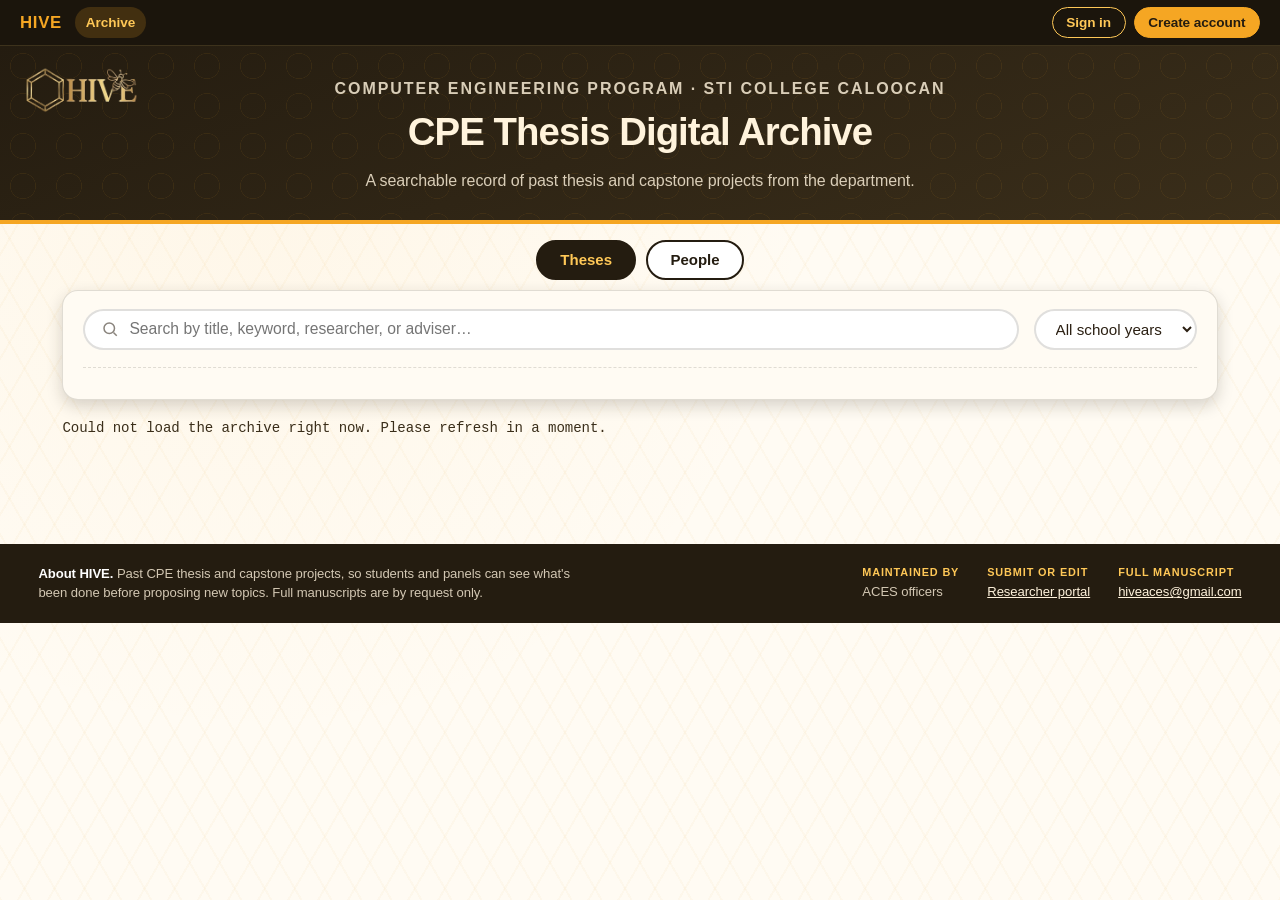
<file: index.html>
<!DOCTYPE html>
<html lang="en">
<head>
<meta charset="UTF-8">
<meta http-equiv="Content-Security-Policy" content="default-src 'none'; script-src 'self'; style-src 'self' https://fonts.googleapis.com; font-src https://fonts.gstatic.com; img-src 'self' data: https://rddrfkwnzwmtkgaexxag.supabase.co; connect-src https://rddrfkwnzwmtkgaexxag.supabase.co; base-uri 'none'; form-action 'self'">
<meta name="viewport" content="width=device-width, initial-scale=1.0">
<title>CPE Thesis Digital Archive — STI College Caloocan</title>
<meta name="description" content="Searchable archive of past Computer Engineering thesis and capstone projects at STI College Caloocan.">

<!-- Display + body typefaces. Swap these <link> tags if the department prefers
     different fonts later — nothing else in the CSS needs to change as long
     as the font-family names in style.css are updated to match. -->
<link rel="preconnect" href="https://fonts.googleapis.com">
<link rel="preconnect" href="https://fonts.gstatic.com" crossorigin>
<link href="https://fonts.googleapis.com/css2?family=Inter:wght@400;500;600;700&family=JetBrains+Mono:wght@500&display=swap" rel="stylesheet">

<link rel="stylesheet" href="css/style.css">
</head>
<body>

<header class="site-header">
  <img class="site-header__logo" src="[data-uri]" alt="Hive — CPE Thesis Digital Archive logo">
  <p class="site-header__eyebrow">Computer Engineering Program · STI College Caloocan</p>
  <h1>CPE Thesis Digital Archive</h1>
  <p>A searchable record of past thesis and capstone projects from the department.</p>
</header>

<nav class="viewnav" aria-label="Archive sections">
  <button type="button" class="viewnav__btn" id="nav-theses" aria-pressed="true">Theses</button>
  <button type="button" class="viewnav__btn" id="nav-people" aria-pressed="false">People</button>
</nav>

<div class="toolbar" id="toolbar">
  <div class="toolbar__inner">
    <label class="search-field">
      <svg width="18" height="18" viewBox="0 0 24 24" fill="none" stroke="currentColor" stroke-width="2">
        <circle cx="11" cy="11" r="7"></circle>
        <line x1="21" y1="21" x2="16.65" y2="16.65"></line>
      </svg>
      <span class="visually-hidden">Search by title or keyword</span>
      <input id="search-input" type="text" placeholder="Search by title, keyword, researcher, or adviser…" autocomplete="off">
    </label>

    <label class="select-field">
      <span class="visually-hidden">Filter by school year</span>
      <select id="year-select">
        <option value="all">All school years</option>
      </select>
    </label>

    <div class="tag-filters" id="tag-filters" role="group" aria-label="Filter by tag">
      <!-- Tag chips are generated from data.js by app.js -->
    </div>
  </div>
</div>

<p class="result-count" id="result-count" aria-live="polite"></p>

<main class="grid-section">
  <div class="honeycomb" id="honeycomb">
    <!-- Hex cells are rendered here by app.js -->
  </div>
</main>

<section class="people" id="people-view" hidden aria-label="People">
  <h2 class="people__heading">Advisers</h2>
  <div class="honeycomb people-grid" id="advisers-grid"></div>
  <h2 class="people__heading">Researchers</h2>
  <p class="people__note">Grouped by thesis, in the same order as the Theses page. Select a face to see their work.</p>
  <div class="honeycomb people-grid" id="researchers-grid"></div>
</section>

<!-- Detail modal, shared by every entry; app.js fills #modal-content per click -->
<div class="modal-overlay" id="modal-overlay" hidden role="dialog" aria-modal="true" aria-labelledby="modal-title">
  <div class="modal">
    <div id="modal-content"><!-- populated by app.js, including its own close button --></div>
  </div>
</div>

<footer class="about">
  <div class="about__inner">
    <p class="about__lead"><strong>About HIVE.</strong> Past CPE thesis and capstone projects, so students and panels can see what's been done before proposing new topics. Full manuscripts are by request only.</p>
    <ul class="about__grid">
      <li><span>Maintained by</span>ACES officers</li>
      <li><span>Submit or edit</span><a href="portal.html">Researcher portal</a></li>
      <li><span>Full manuscript</span><a href="mailto:hiveaces@gmail.com">hiveaces@gmail.com</a></li>
    </ul>
  </div>
</footer>

<script src="vendor/supabase.js"></script>
<script src="js/config.js"></script>
<script src="js/common.js"></script>
<script src="js/accountbar.js"></script>
<script src="js/archive.js"></script>
</body>
</html>
</file>
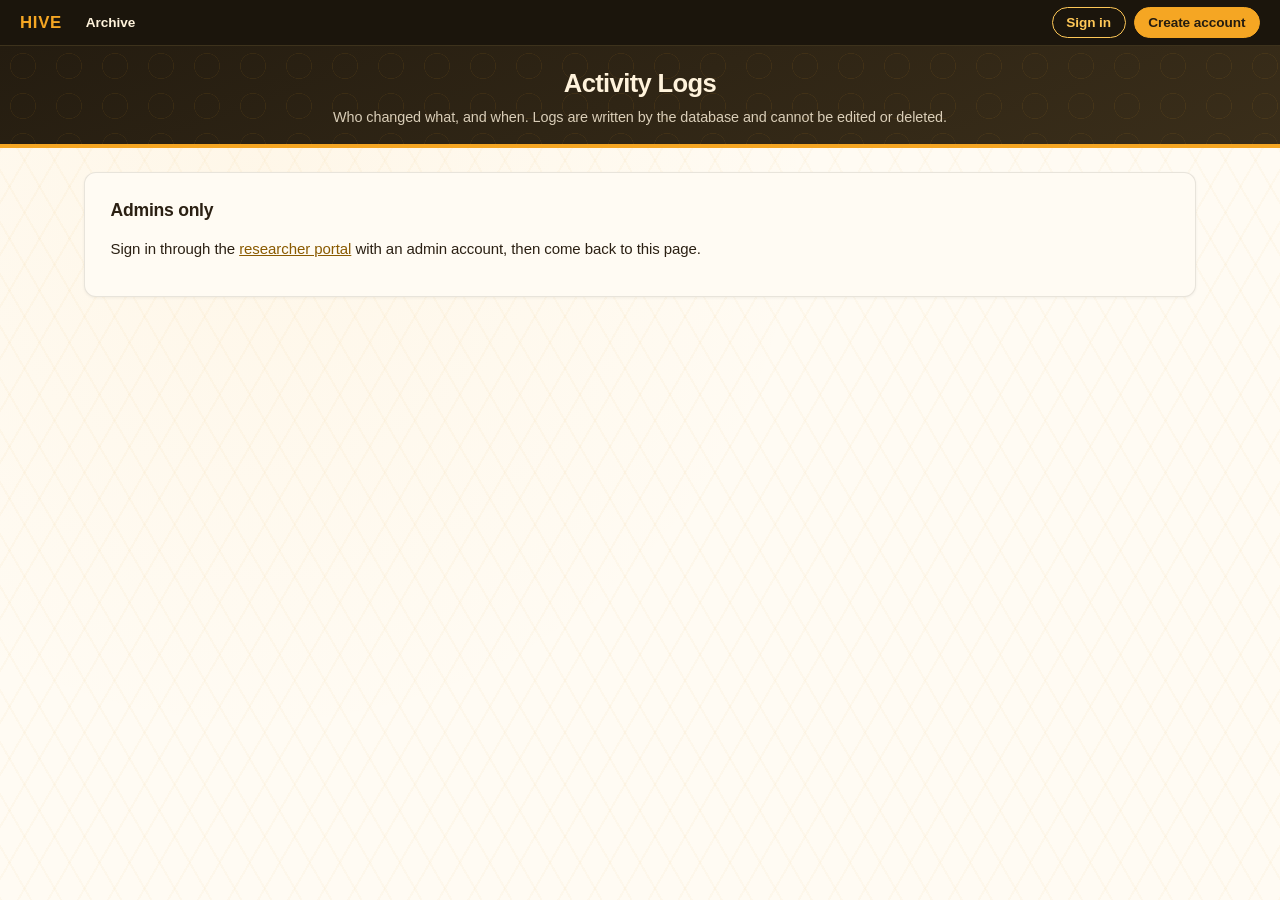
<file: activity.html>
<!DOCTYPE html>
<html lang="en">
<head>
<meta charset="UTF-8">
<meta http-equiv="Content-Security-Policy" content="default-src 'none'; script-src 'self'; style-src 'self' https://fonts.googleapis.com; font-src https://fonts.gstatic.com; img-src 'self' data: https://rddrfkwnzwmtkgaexxag.supabase.co; connect-src https://rddrfkwnzwmtkgaexxag.supabase.co; base-uri 'none'; form-action 'none'">
<meta name="viewport" content="width=device-width, initial-scale=1.0">
<meta name="robots" content="noindex">
<title>Activity Logs — ACES Admin</title>
<link rel="preconnect" href="https://fonts.googleapis.com">
<link rel="preconnect" href="https://fonts.gstatic.com" crossorigin>
<link href="https://fonts.googleapis.com/css2?family=Inter:wght@400;500;600;700&family=JetBrains+Mono:wght@500&display=swap" rel="stylesheet">
<link rel="stylesheet" href="css/style.css">
<link rel="stylesheet" href="css/forms.css">
</head>
<body>
<header class="site-header site-header--slim">
  <h1>Activity Logs</h1>
  <p>Who changed what, and when. Logs are written by the database and cannot be edited or deleted.</p>
</header>

<main class="panel-wrap panel-wrap--wide">
  <p id="msg" role="status" aria-live="polite" class="msg"></p>

  <section id="view-denied" class="panel" hidden>
    <h2>Admins only</h2>
    <p id="denied-text">Sign in through the <a href="portal.html">researcher portal</a> with an admin account, then come back to this page.</p>
  </section>

  <section id="view-main" hidden>
    <div class="tabs" role="tablist" id="tabs"></div>

    <div id="pane-overview" class="panel" hidden>
      <div class="stats" id="stats"></div>
      <h3>Alerts (last 24 hours)</h3>
      <ul class="entries" id="alert-list"></ul>
      <h3>Latest activity</h3>
      <ul class="entries" id="recent-list"></ul>
    </div>

    <div id="pane-log" class="panel" hidden>
      <form class="filters" id="filters">
        <label>From <input type="date" id="f-from"></label>
        <label>To <input type="date" id="f-to"></label>
        <label>User <input type="text" id="f-user" placeholder="email" maxlength="200"></label>
        <label>Entry <input type="text" id="f-entry" placeholder="title or code" maxlength="200"></label>
        <button class="btn btn--small" type="submit">Filter</button>
        <button class="btn btn--small" type="button" id="btn-csv">Export CSV</button>
      </form>
      <p class="muted" id="log-note"></p>
      <ul class="entries" id="log-list"></ul>
      <button class="btn btn--small" type="button" id="btn-more" hidden>Load more</button>
    </div>
  </section>
</main>

<script src="vendor/supabase.js"></script>
<script src="js/config.js"></script>
<script src="js/common.js"></script>
<script src="js/accountbar.js"></script>
<script src="js/activity.js"></script>
</body>
</html>
</file>
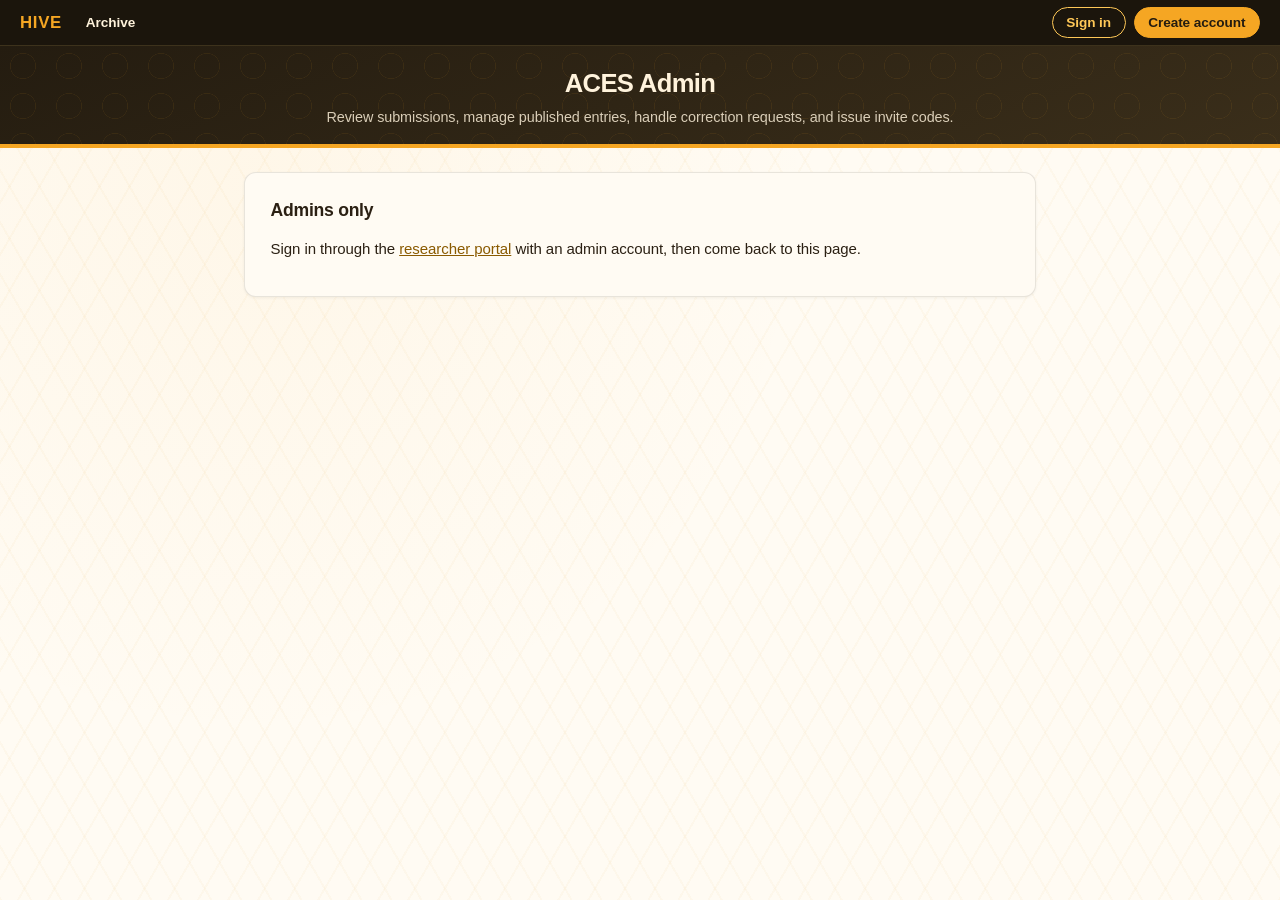
<file: admin.html>
<!DOCTYPE html>
<html lang="en">
<head>
<meta charset="UTF-8">
<meta http-equiv="Content-Security-Policy" content="default-src 'none'; script-src 'self'; style-src 'self' https://fonts.googleapis.com; font-src https://fonts.gstatic.com; img-src 'self' data: https://rddrfkwnzwmtkgaexxag.supabase.co; connect-src https://rddrfkwnzwmtkgaexxag.supabase.co; base-uri 'none'; form-action 'none'">
<meta name="viewport" content="width=device-width, initial-scale=1.0">
<meta name="robots" content="noindex">
<title>ACES Admin — CPE Thesis Digital Archive</title>
<link rel="preconnect" href="https://fonts.googleapis.com">
<link rel="preconnect" href="https://fonts.gstatic.com" crossorigin>
<link href="https://fonts.googleapis.com/css2?family=Inter:wght@400;500;600;700&family=JetBrains+Mono:wght@500&display=swap" rel="stylesheet">
<link rel="stylesheet" href="css/style.css">
<link rel="stylesheet" href="css/forms.css">
</head>
<body>
<header class="site-header site-header--slim">
  <h1>ACES Admin</h1>
  <p>Review submissions, manage published entries, handle correction requests, and issue invite codes.</p>
</header>

<main class="panel-wrap">
  <p id="msg" role="status" aria-live="polite" class="msg"></p>

  <section id="view-denied" class="panel" hidden>
    <h2>Admins only</h2>
    <p id="denied-text">Sign in through the <a href="portal.html">researcher portal</a> with an admin account, then come back to this page.</p>
  </section>

  <section id="view-admin" hidden>
    <div class="tabs" role="tablist">
      <button type="button" class="tab" role="tab" id="tab-review" aria-selected="true">Review queue</button>
      <button type="button" class="tab" role="tab" id="tab-published" aria-selected="false">Published</button>
      <button type="button" class="tab" role="tab" id="tab-codes" aria-selected="false">Invite codes</button>
      <button type="button" class="tab" role="tab" id="tab-advisers" aria-selected="false">Advisers</button>
      <button type="button" class="tab" role="tab" id="tab-corrections" aria-selected="false">Corrections <span id="corr-count" class="badge"></span></button>
    </div>

    <div id="pane-review" class="panel"><h2>Waiting for review</h2><div id="review-list"></div></div>

    <div id="pane-published" class="panel" hidden>
      <div class="topbar"><h2>Published entries</h2>
        <button class="btn btn--small btn--danger" type="button" id="btn-del-samples">Delete all sample entries</button></div>
      <ul class="entries" id="published-list"></ul>
    </div>

    <div id="pane-codes" class="panel" hidden>
      <h2>Invite codes</h2>
      <p class="muted">One code per thesis group. Each works once and expires after 7 days. Share it privately with the researcher.</p>
      <form id="form-code" class="topbar">
        <input type="text" id="code-note" maxlength="200" placeholder="Note, e.g. group or thesis title" aria-label="Note for the code">
        <button class="btn btn--primary" type="submit">Create code</button>
      </form>
      <ul class="entries" id="code-list"></ul>
    </div>

    <div id="pane-advisers" class="panel" hidden>
      <h2>Adviser photos</h2>
      <p class="muted">Shown on the People page. Names come from every entry's adviser field. JPG, PNG or WebP, max 2 MB.</p>
      <ul class="entries" id="adviser-list"></ul>
    </div>

    <div id="pane-corrections" class="panel" hidden>
      <div class="topbar"><h2>Correction requests</h2>
        <select id="corr-filter" aria-label="Show">
          <option value="open">Open</option><option value="resolved">Resolved</option><option value="dismissed">Dismissed</option><option value="all">All</option>
        </select></div>
      <p class="muted">Sent by visitors from an entry's detail view. Fix the entry with Edit, then mark the request resolved.</p>
      <div id="corr-list"></div>
    </div>
  </section>
</main>

<script src="vendor/supabase.js"></script>
<script src="js/config.js"></script>
<script src="js/common.js"></script>
<script src="js/accountbar.js"></script>
<script src="js/admin.js"></script>
</body>
</html>
</file>
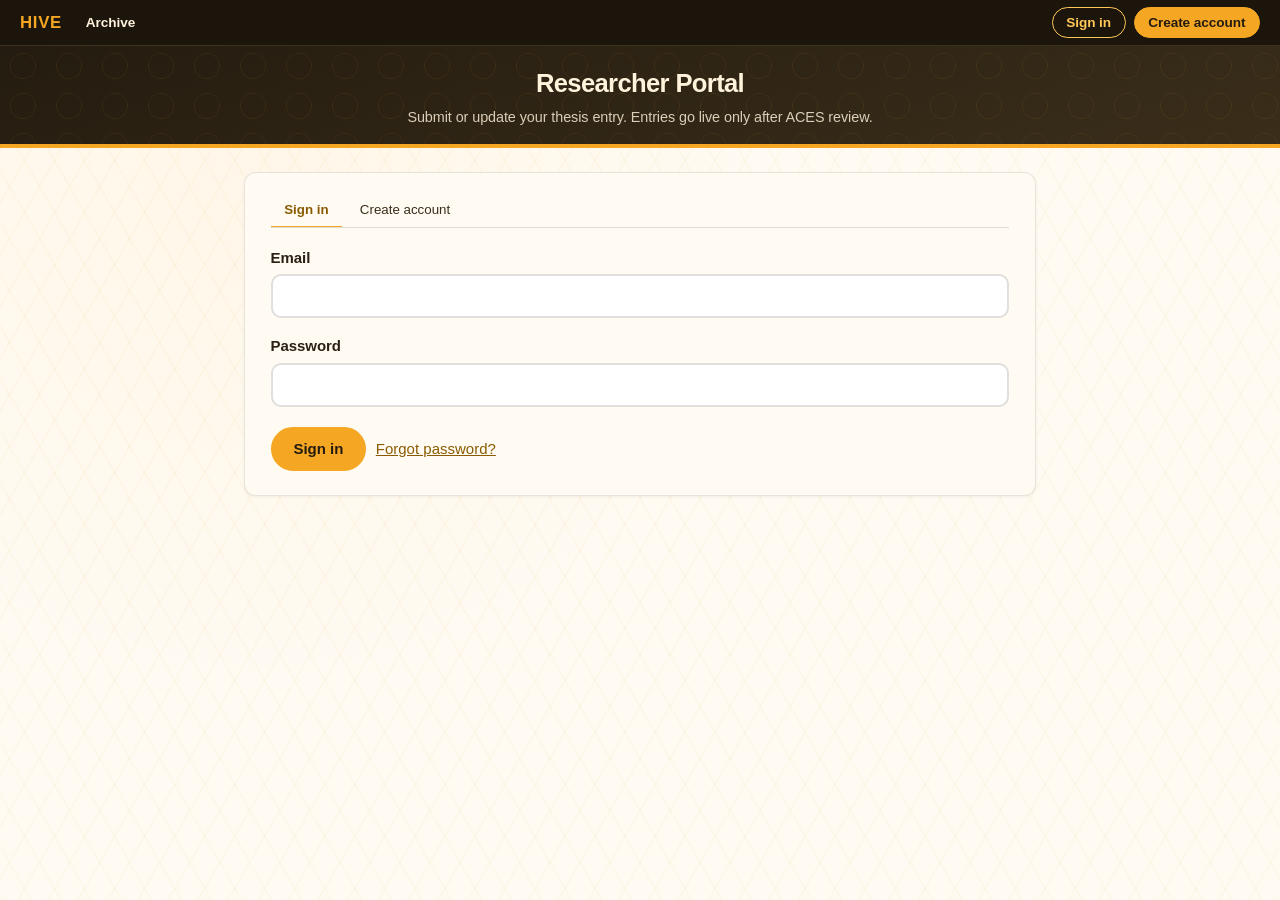
<file: portal.html>
<!DOCTYPE html>
<html lang="en">
<head>
<meta charset="UTF-8">
<meta http-equiv="Content-Security-Policy" content="default-src 'none'; script-src 'self'; style-src 'self' https://fonts.googleapis.com; font-src https://fonts.gstatic.com; img-src 'self' data: https://rddrfkwnzwmtkgaexxag.supabase.co; connect-src https://rddrfkwnzwmtkgaexxag.supabase.co; base-uri 'none'; form-action 'none'">
<meta name="viewport" content="width=device-width, initial-scale=1.0">
<meta name="robots" content="noindex">
<title>Researcher Portal — CPE Thesis Digital Archive</title>
<link rel="preconnect" href="https://fonts.googleapis.com">
<link rel="preconnect" href="https://fonts.gstatic.com" crossorigin>
<link href="https://fonts.googleapis.com/css2?family=Inter:wght@400;500;600;700&family=JetBrains+Mono:wght@500&display=swap" rel="stylesheet">
<link rel="stylesheet" href="css/style.css">
<link rel="stylesheet" href="css/forms.css">
</head>
<body>
<header class="site-header site-header--slim">
  <h1>Researcher Portal</h1>
  <p>Submit or update your thesis entry. Entries go live only after ACES review.</p>
</header>

<main class="panel-wrap">
  <p id="msg" role="status" aria-live="polite" class="msg"></p>

  <!-- sign in / sign up -->
  <section id="view-auth" class="panel" hidden>
    <div class="tabs" role="tablist">
      <button type="button" class="tab" role="tab" id="tab-signin" aria-selected="true">Sign in</button>
      <button type="button" class="tab" role="tab" id="tab-signup" aria-selected="false">Create account</button>
    </div>
    <form id="form-signin" autocomplete="on">
      <label class="field"><span>Email</span><input type="email" id="si-email" required autocomplete="email"></label>
      <label class="field"><span>Password</span><input type="password" id="si-password" required autocomplete="current-password"></label>
      <div class="actions"><button class="btn btn--primary" type="submit">Sign in</button>
        <button class="linkbtn" type="button" id="btn-forgot">Forgot password?</button></div>
    </form>
    <form id="form-signup" hidden autocomplete="on">
      <p class="muted">Use any personal email you will keep after graduation. You'll need an invite code from ACES in the next step.</p>
      <label class="field"><span>Email</span><input type="email" id="su-email" required autocomplete="email"></label>
      <label class="field"><span>Password <small>At least 10 characters.</small></span>
        <input type="password" id="su-password" required minlength="10" autocomplete="new-password"></label>
      <div class="actions"><button class="btn btn--primary" type="submit">Create account</button></div>
    </form>
  </section>

  <!-- set a new password after the reset email link -->
  <section id="view-recovery" class="panel" hidden>
    <h2>Choose a new password</h2>
    <form id="form-recovery">
      <label class="field"><span>New password <small>At least 10 characters.</small></span>
        <input type="password" id="rc-password" required minlength="10" autocomplete="new-password"></label>
      <div class="actions"><button class="btn btn--primary" type="submit">Save password</button></div>
    </form>
  </section>

  <!-- first login: redeem invite code -->
  <section id="view-redeem" class="panel" hidden>
    <h2>One more step</h2>
    <p>Enter the invite code ACES gave you and your full name. Codes work once and expire after 7 days.</p>
    <form id="form-redeem">
      <label class="field"><span>Full name</span><input type="text" id="rd-name" required maxlength="120" autocomplete="name"></label>
      <label class="field"><span>Invite code</span><input type="text" id="rd-code" required maxlength="40" autocomplete="off" autocapitalize="characters"></label>
      <div class="actions"><button class="btn btn--primary" type="submit">Continue</button>
        <button class="btn" type="button" data-signout>Sign out</button></div>
    </form>
  </section>

  <!-- dashboard -->
  <section id="view-dash" hidden>
    <div class="panel">
      <div class="topbar">
        <div><h2 id="dash-title">Your entries</h2><p class="muted" id="dash-sub"></p></div>
        <div class="actions"><button class="btn btn--primary" type="button" id="btn-new">New entry</button>
          <button class="btn" type="button" data-signout>Sign out</button></div>
      </div>
      <ul class="entries" id="entries"></ul>
      <p class="muted" id="entries-empty" hidden>You have no entries yet.</p>
    </div>
    <div class="panel">
      <h2>Your account</h2>
      <dl class="acct" id="acct-info"></dl>
      <details class="acct-edit">
        <summary>Change display name</summary>
        <form id="form-name" class="topbar">
          <input type="text" id="acct-name" maxlength="120" required aria-label="Display name">
          <button class="btn btn--small btn--primary" type="submit">Save name</button>
        </form>
      </details>
      <details class="acct-edit">
        <summary>Change password</summary>
        <form id="form-password" class="topbar">
          <input type="password" id="acct-password" minlength="10" required autocomplete="new-password" aria-label="New password" placeholder="New password, at least 10 characters">
          <button class="btn btn--small btn--primary" type="submit">Update password</button>
        </form>
      </details>
    </div>
  </section>

  <!-- entry form -->
  <section id="view-form" class="panel" hidden>
    <h2 id="form-title">New entry</h2>
    <div class="notice" id="form-notice" hidden></div>
    <form id="form-entry" novalidate>
      <label class="field"><span>Thesis title</span><input type="text" id="f-title" maxlength="300" required></label>
      <div class="row">
        <label class="field"><span>School year</span><select id="f-year"></select></label>
        <label class="field"><span>Adviser</span><input type="text" id="f-adviser" maxlength="120" placeholder="Engr. F. Lastname" required></label>
      </div>
      <div class="rcard rcard--adviser" id="adviser-card">
        <div class="rcard__photo rcard__photo--empty" id="adv-thumb" aria-hidden="true">?</div>
        <div class="rcard__body">
          <span class="rcard__label">Adviser photo (optional)</span>
          <div class="rcard__actions">
            <label class="btn btn--small" for="f-advphoto" id="adv-pick">Add photo</label>
            <input type="file" id="f-advphoto" class="visually-hidden" accept="image/jpeg,image/png,image/webp">
            <button class="btn btn--small" type="button" id="adv-clear" hidden>Remove photo</button>
          </div>
          <p class="rcard__status muted" id="adv-status"></p>
        </div>
      </div>
      <label class="field"><span>Abstract <small>Up to 4000 characters.</small></span><textarea id="f-abstract" maxlength="4000" required></textarea></label>
      <label class="field"><span>Conclusion</span><textarea id="f-conclusion" maxlength="3000"></textarea></label>
      <label class="field"><span>Recommendations for future researchers</span><textarea id="f-recs" maxlength="3000"></textarea></label>
      <label class="field"><span>Tags <small>Comma-separated, up to 10. Example: IoT, Embedded Systems</small></span><input type="text" id="f-tags"></label>
      <label class="field"><span>Technologies <small>Comma-separated, up to 20.</small></span><input type="text" id="f-tech"></label>
      <label class="field"><span>References <small>One citation per line, up to 30. Citations only, no excerpted text.</small></span><textarea id="f-refs"></textarea></label>

      <h3>Defense verdict (optional)</h3>
      <label class="field"><span>Verdict <small>Shown as a banner across the bottom of your first photo.</small></span>
        <input type="text" id="f-verdict" maxlength="60" list="verdict-options" placeholder="OUTRIGHT PASS"></label>
      <datalist id="verdict-options">
        <option value="OUTRIGHT PASS"></option>
        <option value="PASSED WITH MINOR REVISIONS"></option>
        <option value="PASSED WITH MAJOR REVISIONS"></option>
        <option value="FOR RE-DEFENSE"></option>
      </datalist>

      <h3>Prototype / device photo (optional)</h3>
      <label class="field"><span>Photo <small>JPG, PNG or WebP, max 2 MB.</small></span><input type="file" id="f-photo" accept="image/jpeg,image/png,image/webp"></label>
      <p class="muted" id="f-photo-status"></p>
      <label class="field"><span>Photo caption</span><input type="text" id="f-photo-cap" maxlength="300"></label>

      <h3>Defense photo (optional)</h3>
      <p class="muted">The group with your adviser on defense day. Only add it if everyone in the photo agrees.</p>
      <label class="field"><span>Photo <small>JPG, PNG or WebP, max 2 MB.</small></span><input type="file" id="f-dphoto" accept="image/jpeg,image/png,image/webp"></label>
      <p class="muted" id="f-dphoto-status"></p>
      <label class="field"><span>Photo caption</span><input type="text" id="f-dphoto-cap" maxlength="300" placeholder="Final defense, March 2026"></label>

      <h3>Researchers</h3>
      <p class="muted">List everyone in your group. Photos are optional; leave them out unless that person agrees.</p>
      <div id="researchers"></div>
      <button class="btn btn--small" type="button" id="btn-add-researcher">+ Add researcher</button>

      <h3>Consent to publish</h3>
      <label class="check"><input type="checkbox" id="f-consent">
        <span>I consent to my name, and any photo I add, together with this entry's title, abstract, conclusion and recommendations, being published publicly in the CPE Thesis Digital Archive. I understand I can ask ACES to remove it at any time.</span></label>
      <label class="check"><input type="checkbox" id="f-group">
        <span>I have informed every groupmate listed above and have their permission to publish their names (and photos, if added).</span></label>

      <div class="actions">
        <button class="btn" type="submit" id="btn-draft" value="draft">Save draft</button>
        <button class="btn btn--primary" type="submit" id="btn-submit" value="pending">Submit for review</button>
        <button class="btn" type="button" id="btn-cancel">Cancel</button>
        <button class="btn btn--danger" type="button" id="btn-delete" hidden>Delete entry</button>
      </div>
    </form>
  </section>
</main>

<script src="vendor/supabase.js"></script>
<script src="js/config.js"></script>
<script src="js/common.js"></script>
<script src="js/accountbar.js"></script>
<script src="js/portal.js"></script>
</body>
</html>
</file>
<file: css/style.css>
/* ============================================================================
   CPE THESIS DIGITAL ARCHIVE — STYLES
   STI College Caloocan
   ----------------------------------------------------------------------------
   Section index:
     1. Tokens (colors, type, sizing)
     2. Base / reset
     3. Header + top bar (search & filters)
     4. Honeycomb grid + hex cells        <-- the tricky part, see notes below
     5. Detail modal
     6. Footer / About
     7. Small screens (single-column fallback)
   ============================================================================ */

/* ---------------------------------------------------------------------------
   1. TOKENS
--------------------------------------------------------------------------- */
:root {
  /* Honey / amber palette, per department brief */
  --honey-amber: #F5A623;
  --honey-dark: #D98E04;
  --honey-text: #8A5A00;     /* AA-contrast amber for text on light surfaces */
  --honey-light: #FFC857;
  --wax-cream: #FFF3DC;      /* pale cell fill for hover / light surfaces */
  --comb-charcoal: #241C10;  /* deep brown-charcoal, primary text/bg */
  --comb-charcoal-soft: #3A2E1A;
  --ink: #2B2013;            /* body text on light surfaces */
  --paper: #FFFBF3;          /* page background, warm off-white */
  --line: rgba(36, 28, 16, 0.14);

  /* Type */
  --font-display: 'Inter', 'Segoe UI', Arial, sans-serif;
  --font-body: 'Inter', 'Segoe UI', Arial, sans-serif;
  --font-mono: 'JetBrains Mono', 'Courier New', monospace;

  /* Hex geometry (pointy-top hexagon). Height derived from width * 1.1547. */
  --hex-w: 232px;
  --hex-h: 268px;
  --hex-gap: 14px;

  --radius-soft: 10px;
  --shadow-cell: 0 6px 16px rgba(36, 28, 16, 0.18);
  --shadow-card: 0 1px 3px rgba(36, 28, 16, 0.06);
  --line-soft: rgba(36, 28, 16, 0.10);
  --shadow-cell-hover: 0 10px 26px rgba(217, 142, 4, 0.38);
}

/* ---------------------------------------------------------------------------
   2. BASE / RESET
--------------------------------------------------------------------------- */
* { box-sizing: border-box; }

html { scroll-behavior: smooth; }

body {
  margin: 0;
  font-family: var(--font-body);
  background: var(--paper);
  color: var(--ink);
  line-height: 1.55;

  /* Subtle low-opacity hexagon texture across the whole page */
  background-image:
    radial-gradient(circle at 20% 20%, rgba(245, 166, 35, 0.05), transparent 45%),
    repeating-linear-gradient(60deg, rgba(217, 142, 4, 0.035) 0 2px, transparent 2px 26px),
    repeating-linear-gradient(-60deg, rgba(217, 142, 4, 0.035) 0 2px, transparent 2px 26px);
  background-attachment: fixed;
}

a { color: var(--honey-text); }

.visually-hidden {
  position: absolute; width: 1px; height: 1px;
  overflow: hidden; clip: rect(0 0 0 0); white-space: nowrap;
}

button {
  font-family: inherit;
  cursor: pointer;
}

:focus-visible {
  outline: 3px solid var(--honey-dark);
  outline-offset: 2px;
}

/* ---------------------------------------------------------------------------
   3. HEADER + TOP BAR
--------------------------------------------------------------------------- */
.site-header {
  background: linear-gradient(160deg, var(--comb-charcoal) 0%, var(--comb-charcoal-soft) 100%);
  color: var(--wax-cream);
  padding: 2.75rem 1.5rem 2.25rem;
  text-align: center;
  border-bottom: 6px solid var(--honey-amber);
  position: relative;
  overflow: hidden;
}

.site-header__logo {
  position: absolute;
  top: 1.2rem;
  left: 1.5rem;
  height: clamp(30px, 4.2vw, 48px);
  width: auto;
  z-index: 2;
}

@media (max-width: 640px) {
  /* On small screens the logo sits above the title instead of floating
     in the corner, so it doesn't collide with the header text. */
  .site-header__logo {
    position: static;
    display: block;
    margin: 0 auto 1rem;
    height: 40px;
  }
}

.site-header::before {
  /* faint honeycomb strip along the header, purely decorative */
  content: "";
  position: absolute;
  inset: 0;
  opacity: 0.08;
  background-image: radial-gradient(circle, transparent 40%, var(--honey-amber) 41%, var(--honey-amber) 42%, transparent 43%);
  background-size: 46px 40px;
}

.site-header__eyebrow {
  position: relative;
  font-family: var(--font-mono);
  letter-spacing: 0.14em;
  text-transform: uppercase;
  font-size: 0.75rem;
  color: var(--honey-light);
  margin: 0 0 0.6rem;
}

.site-header h1 {
  position: relative;
  font-family: var(--font-display);
  font-weight: 600;
  font-size: clamp(1.9rem, 4vw, 2.9rem);
  margin: 0 0 0.5rem;
}

.site-header p {
  position: relative;
  max-width: 46rem;
  margin: 0 auto;
  color: rgba(255, 243, 220, 0.82);
  font-size: 1rem;
}

.toolbar {
  max-width: 74rem;
  margin: -1.75rem auto 0;
  position: relative;
  padding: 0 1.5rem;
  z-index: 5;
}

.toolbar__inner {
  background: var(--paper);
  border: 1px solid var(--line);
  border-radius: 16px;
  box-shadow: var(--shadow-cell);
  padding: 1.1rem 1.25rem;
  display: flex;
  flex-wrap: wrap;
  gap: 0.9rem;
  align-items: center;
}

.search-field {
  flex: 1 1 260px;
  display: flex;
  align-items: center;
  gap: 0.5rem;
  border: 2px solid var(--line);
  border-radius: 999px;
  padding: 0.55rem 1rem;
  background: #fff;
  transition: border-color 0.15s ease;
}

.search-field:focus-within {
  border-color: var(--honey-amber);
}

.search-field svg { flex: none; opacity: 0.55; }

.search-field input {
  border: 0;
  outline: 0;
  font-size: 0.98rem;
  width: 100%;
  font-family: var(--font-body);
  background: transparent;
  color: var(--ink);
}

.select-field select {
  border: 2px solid var(--line);
  border-radius: 999px;
  padding: 0.55rem 1rem;
  font-size: 0.95rem;
  font-family: var(--font-body);
  background: #fff;
  color: var(--ink);
}

.tag-filters {
  width: 100%;
  display: flex;
  flex-wrap: wrap;
  gap: 0.5rem;
  padding-top: 0.85rem;
  margin-top: 0.15rem;
  border-top: 1px dashed var(--line);
}

.tag-chip {
  border: 1.5px solid var(--honey-dark);
  background: #fff;
  color: var(--honey-text);
  font-size: 0.82rem;
  font-weight: 600;
  padding: 0.32rem 0.8rem;
  border-radius: 999px;
  transition: all 0.15s ease;
}

.tag-chip:hover { background: var(--wax-cream); }

.tag-chip[aria-pressed="true"] {
  background: var(--honey-text);
  border-color: var(--honey-text);
  color: #fff;
}

.result-count {
  max-width: 74rem;
  margin: 1.1rem auto 0;
  padding: 0 1.5rem;
  font-size: 0.88rem;
  color: var(--comb-charcoal-soft);
  font-family: var(--font-mono);
}

/* ---------------------------------------------------------------------------
   4. HONEYCOMB GRID
   ----------------------------------------------------------------------------
   KNOWN QUIRKS (read before touching the JS layout code in app.js):

   - True hexagon tessellation with CSS alone can't reliably reflow after
     filtering, because flex-wrap decides row membership based on available
     width, and we have no way to ask "which items ended up on which row"
     in pure CSS. So the row-building is done in JavaScript (see
     buildHoneycombRows() in app.js): it measures the grid's width, works
     out how many hex cells fit per row, and manually chunks the filtered
     list into row arrays.
   - Offset ("odd") rows are rendered with one fewer cell than normal rows.
     This keeps the shifted row from overflowing the right edge of the
     container. It's a deliberate simplification, not a bug — a true
     honeycomb infill (variable cell count per row filling every gap
     perfectly) would need much more layout math than a static site
     maintained by rotating student officers should have to carry.
   - Vertical interlock (rows overlapping so cells nest into the row above)
     is done with a negative margin-top on every row after the first,
     sized from --hex-h below. If you change --hex-w, remember --hex-h
     should stay at roughly --hex-w * 1.1547 (pointy-top hexagon geometry),
     and re-check the overlap still looks right.
--------------------------------------------------------------------------- */

.grid-section {
  max-width: 82rem;
  margin: 2.5rem auto 4rem;
  padding: 0 1.5rem;
}

.honeycomb {
  display: flex;
  flex-direction: column;
  align-items: center;
}

.hex-row {
  display: flex;
  gap: var(--hex-gap);
  justify-content: center;
}

.hex-row:not(:first-child) {
  margin-top: calc(var(--hex-h) * -0.25);
}

.hex-row--offset {
  margin-left: calc((var(--hex-w) + var(--hex-gap)) / 2);
}

.hex-cell {
  width: var(--hex-w);
  height: var(--hex-h);
  position: relative;
  flex: none;
}

.hex-cell__button {
  all: unset;
  position: absolute;
  inset: 0;
  clip-path: polygon(50% 0%, 100% 25%, 100% 75%, 50% 100%, 0% 75%, 0% 25%);
  background: linear-gradient(155deg, var(--honey-light) 0%, var(--honey-amber) 55%, var(--honey-dark) 100%);
  color: var(--comb-charcoal);
  display: flex;
  flex-direction: column;
  align-items: center;
  justify-content: center;
  text-align: center;
  padding: 2.6rem 1.6rem;
  box-shadow: var(--shadow-cell);
  transition: transform 0.18s ease, box-shadow 0.18s ease, filter 0.18s ease;
}

.hex-cell__button:hover,
.hex-cell__button:focus-visible {
  transform: translateY(-6px) scale(1.035);
  box-shadow: var(--shadow-cell-hover);
  filter: brightness(1.04);
}

/* clip-path hides outlines, so focus is shown by inverting the cell */
.hex-cell__button:focus-visible {
  background: var(--comb-charcoal);
  color: var(--honey-light);
}
.hex-cell__button:focus-visible .hex-cell__year {
  background: rgba(255, 243, 220, 0.2);
}

.hex-cell__year {
  font-family: var(--font-mono);
  font-size: 0.75rem;
  font-weight: 700;
  letter-spacing: 0.05em;
  background: rgba(36, 28, 16, 0.14);
  padding: 0.15rem 0.55rem;
  border-radius: 999px;
  margin-bottom: 0.5rem;
}

.hex-cell__title {
  font-family: var(--font-display);
  font-size: 1rem;
  font-weight: 600;
  line-height: 1.25;
  display: -webkit-box;
  -webkit-line-clamp: 4;
  -webkit-box-orient: vertical;
  overflow: hidden;
}

.hex-cell__short { display: none; }

.hex-cell__tag {
  margin-top: 0.55rem;
  font-size: 0.72rem;
  font-weight: 700;
  text-transform: uppercase;
  letter-spacing: 0.04em;
  opacity: 0.75;
}

.empty-state {
  text-align: center;
  padding: 3.5rem 1.5rem;
  color: var(--comb-charcoal-soft);
}

.empty-state__hex {
  width: 90px; height: 104px; margin: 0 auto 1rem;
  clip-path: polygon(50% 0%, 100% 25%, 100% 75%, 50% 100%, 0% 75%, 0% 25%);
  background: var(--wax-cream);
  border: 2px dashed var(--honey-dark);
}

/* ---------------------------------------------------------------------------
   5. DETAIL MODAL
--------------------------------------------------------------------------- */
.modal-overlay {
  position: fixed;
  inset: 0;
  background: rgba(20, 15, 8, 0.6);
  backdrop-filter: blur(2px);
  display: flex;
  align-items: flex-start;
  justify-content: center;
  padding: 4vh 1rem;
  overflow-y: auto;
  z-index: 50;
}

.modal-overlay[hidden] { display: none; }

.modal {
  background: var(--paper);
  border-radius: 18px;
  max-width: 46rem;
  width: 100%;
  box-shadow: 0 24px 60px rgba(0,0,0,0.35);
  overflow: hidden;
  border-top: 8px solid var(--honey-amber);
}

.modal__header {
  padding: 1.9rem 2rem 1.2rem;
  border-bottom: 1px solid var(--line);
  position: relative;
}

.modal__close {
  position: absolute;
  top: 1.1rem;
  right: 1.2rem;
  width: 36px; height: 36px;
  border-radius: 50%;
  border: none;
  background: var(--wax-cream);
  color: var(--comb-charcoal);
  font-size: 1.1rem;
  line-height: 1;
  display: flex;
  align-items: center;
  justify-content: center;
}

.modal__close:hover { background: var(--honey-light); }

.modal__eyebrow {
  font-family: var(--font-mono);
  font-size: 0.75rem;
  letter-spacing: 0.08em;
  text-transform: uppercase;
  color: var(--honey-text);
  margin: 0 0 0.4rem;
}

.modal__title {
  font-family: var(--font-display);
  font-size: 1.55rem;
  margin: 0 0 0.6rem;
  padding-right: 2.2rem;
}

.modal__meta {
  display: flex;
  flex-wrap: wrap;
  gap: 0.4rem 1.3rem;
  font-size: 0.9rem;
  color: var(--comb-charcoal-soft);
}

.modal__meta strong { color: var(--ink); }

.modal__tags {
  margin-top: 0.75rem;
  display: flex;
  flex-wrap: wrap;
  gap: 0.4rem;
}

.modal__tags span {
  background: var(--wax-cream);
  border: 1px solid var(--honey-dark);
  color: var(--honey-text);
  font-size: 0.76rem;
  font-weight: 700;
  padding: 0.2rem 0.65rem;
  border-radius: 999px;
}

.modal__body {
  padding: 1.4rem 2rem 2.2rem;
}

.modal__photos {
  display: flex; flex-direction: column;
  gap: 1.25rem; margin-bottom: 1.4rem;
}
.modal__figure { margin: 0; display: flex; flex-direction: column; gap: 0.35rem; }
.modal__figure-label {
  font-size: 0.7rem; font-weight: 600; text-transform: uppercase; letter-spacing: 0.08em; color: var(--honey-text);
}
.modal__photo {
  width: 100%; height: auto; max-height: 34rem; object-fit: contain;
  border-radius: 12px; display: block; border: 1px solid var(--line);
  background: var(--wax-cream);
}
.modal__photo-placeholder {
  width: 100%;
  border-radius: 10px;
  margin-bottom: 1.4rem;
  border: 1.5px dashed var(--honey-dark);
  background: var(--wax-cream);
  color: var(--honey-text);
  font-size: 0.82rem;
  font-weight: 600;
  text-align: center;
  padding: 0.9rem 1rem;
}
.modal__photo-caption {
  font-size: 0.8rem;
  color: var(--comb-charcoal-soft);
  margin: 0;
  font-style: italic;
}

.modal__section {
  margin-bottom: 1.6rem;
}

.modal__section h3 {
  font-family: var(--font-display);
  font-size: 1.02rem;
  margin: 0 0 0.55rem;
  color: var(--honey-text);
  border-bottom: 2px solid var(--wax-cream);
  padding-bottom: 0.3rem;
}

.modal__section p { margin: 0; }

.modal__chip-list {
  list-style: none;
  margin: 0; padding: 0;
  display: flex;
  flex-wrap: wrap;
  gap: 0.45rem;
}

.modal__chip-list li {
  background: var(--comb-charcoal);
  color: var(--wax-cream);
  font-size: 0.8rem;
  padding: 0.28rem 0.7rem;
  border-radius: 8px;
}

.researcher-list {
  display: flex;
  flex-wrap: wrap;
  gap: 0.9rem;
}

.researcher-card {
  display: flex;
  flex-direction: column;
  align-items: center;
  gap: 0.4rem;
  width: 92px;
  text-align: center;
}

.researcher-card__photo {
  width: 72px;
  height: 72px;
  border-radius: 50%;
  object-fit: cover;
  border: 2px solid var(--honey-amber);
  background: var(--wax-cream);
}

.researcher-card__photo--placeholder {
  display: flex;
  align-items: center;
  justify-content: center;
  font-family: var(--font-display);
  font-weight: 600;
  font-size: 1.1rem;
  color: var(--honey-text);
}

.researcher-card__name {
  font-size: 0.8rem;
  font-weight: 600;
  color: var(--ink);
  line-height: 1.25;
}

.modal__refs {
  margin: 0; padding-left: 1.2rem;
  font-size: 0.92rem;
  color: var(--comb-charcoal-soft);
}

.modal__refs li { margin-bottom: 0.5rem; }

.access-box {
  background: var(--wax-cream);
  border: 1px solid var(--honey-dark);
  border-radius: 12px;
  padding: 1rem 1.2rem;
  font-size: 0.9rem;
}

.access-box strong { display: block; margin-bottom: 0.3rem; color: var(--honey-text); }

/* ---------------------------------------------------------------------------
   6. FOOTER / ABOUT
--------------------------------------------------------------------------- */
.about {
  background: var(--comb-charcoal);
  color: rgba(255, 243, 220, 0.8);
  padding: 1.25rem 1.5rem;
  margin-top: 2.5rem;
  font-size: 0.82rem;
  line-height: 1.5;
}
.about__inner {
  max-width: 72rem; margin: 0 auto;
  display: flex; align-items: center; justify-content: space-between; gap: 0.75rem 2rem; flex-wrap: wrap;
}
.about__lead { margin: 0; flex: 1 1 22rem; max-width: 34rem; }
.about__lead strong { color: #fff; font-weight: 600; }
.about__grid {
  list-style: none; margin: 0; padding: 0;
  display: flex; flex-wrap: wrap; gap: 0.5rem 1.75rem;
}
.about__grid li { display: flex; flex-direction: column; min-width: 0; }
.about__grid span {
  font-size: 0.68rem; font-weight: 600; text-transform: uppercase; letter-spacing: 0.08em;
  color: var(--honey-light); margin-bottom: 0.1rem;
}
.about a { color: var(--wax-cream); overflow-wrap: anywhere; }
.about a:hover { color: var(--honey-light); }
@media (max-width: 640px) {
  .about { padding: 1rem; }
  .about__inner { flex-direction: column; align-items: flex-start; }
  .about__lead { flex: none; }
  .about__grid { display: grid; grid-template-columns: 1fr 1fr; gap: 0.6rem 1rem; width: 100%; }
  .about__grid li:last-child { grid-column: 1 / -1; }
}

/* ---------------------------------------------------------------------------
   7. SMALL SCREENS — collapse to a single stacked column
   ----------------------------------------------------------------------------
   Below the breakpoint, archive.js switches to "compact" mode: hexes are
   resized to fit 2 per row, with a single centered cell on offset rows
   (2-1-2-1 honeycomb). Text is scaled down to fit the smaller cells.
--------------------------------------------------------------------------- */
@media (max-width: 640px) {
  .grid-section { padding: 0 0.75rem; }

  /* offset row is a single centered cell, so it nests without a shift */
  .honeycomb.is-compact .hex-row--offset { margin-left: 0; }

  .honeycomb.is-compact .hex-cell__button {
    padding: 1.1rem 0.55rem;
    box-shadow: none;
  }
  .honeycomb.is-compact .hex-cell__year { font-size: 0.56rem; padding: 0.1rem 0.4rem; margin-bottom: 0.3rem; letter-spacing: 0; }
  .honeycomb.is-compact .hex-cell__title { font-size: 0.78rem; line-height: 1.15; -webkit-line-clamp: 3; overflow-wrap: anywhere; }
  .honeycomb.is-compact .hex-cell__tag { display: none; }
  .honeycomb.is-compact .hex-cell__long { display: none; }
  .honeycomb.is-compact .hex-cell__short { display: inline; }
  .honeycomb.is-compact .hex-cell__button:hover { transform: none; }

  .toolbar { margin-top: 0; padding: 0 0.75rem; }
  .toolbar__inner { padding: 0.75rem; gap: 0.6rem; border-radius: 14px; box-shadow: var(--shadow-card); }
  .search-field { flex: 1 1 100%; padding: 0.45rem 0.85rem; }
  .search-field input { font-size: 16px; } /* 16px stops iOS zoom-on-focus */
  .select-field select { padding: 0.4rem 0.8rem; font-size: 0.85rem; }
  /* one swipeable row of tags instead of a wall of chips */
  .tag-filters { flex-wrap: nowrap; overflow-x: auto; padding-top: 0.6rem; margin: 0 -0.75rem; padding-left: 0.75rem; padding-right: 0.75rem; scrollbar-width: none; -webkit-overflow-scrolling: touch; }
  .tag-filters::-webkit-scrollbar { display: none; }
  .tag-chip { flex: none; font-size: 0.75rem; padding: 0.28rem 0.7rem; }
  .result-count { margin-top: 0.75rem; padding: 0 1rem; font-size: 0.78rem; }
  .modal__header, .modal__body { padding-left: 1.25rem; padding-right: 1.25rem; }
}

@media (prefers-reduced-motion: reduce) {
  html { scroll-behavior: auto; }
  * { transition: none !important; }
  .hex-cell__button:hover,
  .hex-cell__button:focus-visible { transform: none; }
}



/* ---------------------------------------------------------------------------
   6. PEOPLE VIEW (hex faces)
--------------------------------------------------------------------------- */
.viewnav { display: flex; justify-content: center; gap: 0.6rem; padding: 1rem 1rem 2.4rem; position: relative; z-index: 6; }
.viewnav__btn {
  font: inherit; font-weight: 700; padding: 0.4rem 1.4rem; border-radius: 999px; cursor: pointer;
  border: 2px solid var(--comb-charcoal); background: #fff; color: var(--comb-charcoal);
}
.viewnav__btn[aria-pressed="true"] { background: var(--comb-charcoal); color: var(--honey-light); }
.viewnav__btn:hover { background: var(--wax-cream); color: var(--comb-charcoal); }

.people { max-width: 72rem; margin: 0 auto; padding: 1.5rem 1.25rem 4rem; }
.people__heading { font-family: var(--font-display); font-size: 1.5rem; margin: 1.5rem 0 0.4rem; text-align: center; }
.people__note { text-align: center; color: var(--comb-charcoal-soft); font-size: 0.9rem; margin: 0 0 1rem; }
.people-grid { --hex-w: 168px; --hex-h: 194px; --hex-gap: 10px; margin-bottom: 2rem; }

.hex-cell__button.person { padding: 0; }
.person__face {
  position: absolute; inset: 5px;
  clip-path: polygon(50% 0%, 100% 25%, 100% 75%, 50% 100%, 0% 75%, 0% 25%);
  background: var(--comb-charcoal); display: block; overflow: hidden;
}
.person__face img { width: 100%; height: 100%; object-fit: cover; display: block; }
.person__face--initials {
  display: flex; align-items: center; justify-content: center;
  font-family: var(--font-display); font-size: 2.4rem; font-weight: 700;
  color: var(--honey-light); background: linear-gradient(160deg, var(--comb-charcoal-soft), var(--comb-charcoal));
}
.person__name {
  position: absolute; left: 5px; right: 5px; bottom: 5px; z-index: 1;
  clip-path: polygon(0 0, 100% 0, 100% 75%, 50% 100%, 0 75%);
  background: rgba(36, 28, 16, 0.86); color: var(--wax-cream);
  padding: 1.3rem 0.6rem 1.6rem; text-align: center;
  font-family: var(--font-display); font-weight: 600; font-size: 0.82rem; line-height: 1.2;
}
.person__count { display: block; font-family: var(--font-mono); font-size: 0.62rem; color: var(--honey-light); margin-top: 0.15rem; }
.hex-cell__button.person:focus-visible { background: var(--comb-charcoal); }
.hex-cell__button.person:focus-visible .person__name { background: var(--honey-amber); color: var(--comb-charcoal); }
.hex-cell__button.person:focus-visible .person__count { color: var(--comb-charcoal); }
@media (max-width: 640px) { .people-grid { --hex-w: 132px; --hex-h: 152px; --hex-gap: 8px; } .person__name { font-size: 0.7rem; padding: 1rem 0.4rem 1.3rem; } .person__face--initials { font-size: 1.8rem; } }

.person__face--initials { padding-bottom: 2.6rem; }
@media (max-width: 640px) { .person__face--initials { padding-bottom: 2.2rem; } }

/* ---------------------------------------------------------------------------
   TOP NAV (all pages)
--------------------------------------------------------------------------- */
.topnav {
  display: flex; align-items: center; justify-content: space-between; gap: 0.75rem;
  padding: 0.45rem 1.25rem; background: #1b150c; border-bottom: 1px solid rgba(255, 214, 120, 0.15);
  font-size: 0.85rem; position: sticky; top: 0; z-index: 50;
}
.topnav__links, .topnav__acct { display: flex; align-items: center; gap: 0.25rem; flex-wrap: wrap; }
.topnav__acct { gap: 0.5rem; justify-content: flex-end; }
.topnav__brand {
  font-family: var(--font-display); font-weight: 700; font-size: 1.05rem; letter-spacing: 0.04em;
  color: var(--honey-amber); text-decoration: none; margin-right: 0.6rem;
}
.topnav__link {
  color: var(--wax-cream); text-decoration: none; font-weight: 600;
  padding: 0.3rem 0.65rem; border-radius: 999px;
}
.topnav__link:hover { background: rgba(255, 255, 255, 0.08); }
.topnav__link[aria-current="page"] { background: rgba(245, 166, 35, 0.18); color: var(--honey-light); }
.topnav__who {
  color: var(--honey-light); font-weight: 700; text-decoration: none;
  max-width: 12rem; overflow: hidden; text-overflow: ellipsis; white-space: nowrap;
}
.topnav__who:hover { text-decoration: underline; }
.topnav__btn {
  font: inherit; font-weight: 700; text-decoration: none; cursor: pointer;
  padding: 0.25rem 0.85rem; border-radius: 999px; border: 1.5px solid var(--honey-light);
  color: var(--honey-light); background: transparent;
}
.topnav__btn:hover { background: rgba(255, 255, 255, 0.08); }
.topnav__btn--primary { background: var(--honey-amber); border-color: var(--honey-amber); color: var(--comb-charcoal); }
.topnav__btn--primary:hover { background: var(--honey-light); }
@media (max-width: 640px) {
  .topnav { flex-wrap: wrap; padding: 0.4rem 0.75rem; font-size: 0.8rem; position: static; }
  .topnav__links { width: 100%; flex-wrap: nowrap; overflow-x: auto; }
  .topnav__acct { width: 100%; justify-content: space-between; }
  .topnav__who { max-width: 75vw; }
}


/* ---------------------------------------------------------------------------
   MODERN REFRESH: sans-serif type, lighter headings, slimmer headers
   (colors, logo and background pattern unchanged)
--------------------------------------------------------------------------- */
body { font-size: 15px; letter-spacing: -0.005em; }
h1, h2, h3, h4 { font-weight: 600; letter-spacing: -0.015em; }
.site-header { padding: 1.9rem 1.5rem 1.6rem; border-bottom-width: 4px; }
.site-header h1 { font-weight: 600; font-size: clamp(1.6rem, 3.4vw, 2.4rem); letter-spacing: -0.025em; }
.site-header__eyebrow { font-family: var(--font-body); font-weight: 600; letter-spacing: 0.12em; font-size: 0.7rem; }

/* Profile dropdown in the top nav */
.topnav__menu { position: relative; }
.topnav__who { background: none; border: 0; font: inherit; cursor: pointer; display: inline-flex; align-items: center; gap: 0.35rem; padding: 0.25rem 0.5rem; border-radius: 999px; }
.topnav__who:hover { background: rgba(255, 255, 255, 0.08); text-decoration: none; }
.topnav__who::after { content: ""; width: 0.4rem; height: 0.4rem; border-right: 1.5px solid currentColor; border-bottom: 1.5px solid currentColor; transform: rotate(45deg) translateY(-2px); }
.topnav__dropdown {
  position: absolute; right: 0; top: calc(100% + 0.4rem); min-width: 12rem; z-index: 60;
  background: #fff; color: var(--ink); border: 1px solid var(--line-soft); border-radius: 10px;
  box-shadow: 0 8px 24px rgba(36, 28, 16, 0.14); padding: 0.35rem; display: flex; flex-direction: column;
}
.topnav__dropdown[hidden] { display: none; }
.topnav__email { font-size: 0.78rem; color: var(--comb-charcoal-soft); padding: 0.4rem 0.6rem 0.5rem; border-bottom: 1px solid var(--line-soft); margin-bottom: 0.3rem; overflow-wrap: anywhere; }
.topnav__item { font: inherit; text-align: left; background: none; border: 0; color: var(--ink); text-decoration: none; padding: 0.45rem 0.6rem; border-radius: 6px; cursor: pointer; font-weight: 500; }
.topnav__item:hover, .topnav__item:focus-visible { background: var(--wax-cream); outline: none; }
.topnav__item--danger { color: #7A1D10; }
@media (max-width: 640px) { .topnav__menu { margin-left: auto; } }


/* Defense verdict banner, overlaid across the bottom of the first photo */
.modal__photo-wrap { position: relative; border-radius: 12px; overflow: hidden; }
.modal__photo-wrap .modal__photo { border-radius: 12px; }
.verdict-banner {
  position: absolute; left: 0; right: 0; bottom: 0;
  display: flex; align-items: center; justify-content: center; gap: 0.6rem; flex-wrap: wrap;
  padding: 0.65rem 1rem;
  background: linear-gradient(90deg, rgba(36, 28, 16, 0.92), rgba(58, 46, 26, 0.92));
  border-top: 3px solid var(--honey-amber);
  color: #fff; text-align: center;
}
.verdict-banner__label {
  font-size: 0.72rem; font-weight: 600; letter-spacing: 0.14em; text-transform: uppercase; color: var(--honey-light);
}
.verdict-banner__label::after { content: ":"; }
.verdict-banner__value {
  font-size: clamp(1rem, 2.6vw, 1.35rem); font-weight: 700; letter-spacing: 0.06em; text-transform: uppercase; color: var(--honey-amber);
}
.verdict-banner--inline { position: static; border-radius: 10px; margin-bottom: 1.4rem; border-top: 0; border-left: 4px solid var(--honey-amber); }

.researcher-card__role { font-size: 0.68rem; font-weight: 600; text-transform: uppercase; letter-spacing: 0.08em; color: var(--honey-text); }
.researcher-card--adviser .researcher-card__photo { border-color: var(--comb-charcoal); }


/* ---------------------------------------------------------------------------
   PHONE POLISH: compact header, nav and view tabs
--------------------------------------------------------------------------- */
@media (max-width: 640px) {
  .site-header { padding: 1rem 1rem 1.1rem; }
  .site-header__logo { height: 30px; margin-bottom: 0.5rem; }
  .site-header__eyebrow { font-size: 0.6rem; letter-spacing: 0.1em; margin-bottom: 0.3rem; }
  .site-header h1 { font-size: 1.35rem; margin-bottom: 0.25rem; }
  .site-header p { display: none; } /* tagline hidden on phones to save space */
  .topnav__acct { justify-content: flex-end; gap: 0.4rem; }
  .topnav__btn { padding: 0.2rem 0.7rem; font-size: 0.78rem; }
}
@media (max-width: 640px) {
  .viewnav { padding: 0.75rem 1rem; gap: 0.5rem; }
  .viewnav__btn { padding: 0.4rem 1.3rem; font-size: 0.9rem; }
}
@media (max-width: 640px) {
  /* brand + account buttons share one row */
  .topnav { flex-wrap: nowrap; }
  .topnav__links { width: auto; flex: 1 1 auto; min-width: 0; }
  .topnav__acct { width: auto; flex: none; }
  .topnav__brand { margin-right: 0.3rem; }
}
@media (max-width: 380px) { .topnav__links .topnav__link { display: none; } }
@media (max-width: 640px) {
  /* People grid uses the same compact 3-2-3 layout as Theses */
  .honeycomb.is-compact .hex-cell__button.person { padding: 0; }
  .honeycomb.is-compact .person__face { inset: 3px; }
  .honeycomb.is-compact .person__name { left: 3px; right: 3px; bottom: 3px; font-size: 0.6rem; line-height: 1.15; padding: 0.55rem 0.25rem 1rem; }
  .honeycomb.is-compact .person__count { font-size: 0.5rem; }
  .honeycomb.is-compact .person__face--initials { font-size: 1.4rem; padding-bottom: 1.8rem; }
  .people { padding: 1rem 0.75rem 3rem; }
  .people__heading { font-size: 1.2rem; }
  .people__note { font-size: 0.78rem; }
}

/* Admin-only photo buttons on People hexes */
.person__admin { position: absolute; top: 9%; left: 0; right: 0; z-index: 3; display: flex; justify-content: center; gap: 4px; pointer-events: none; }
.person__admin-btn {
  pointer-events: auto; font: inherit; font-size: 0.68rem; font-weight: 700; cursor: pointer;
  padding: 0.18rem 0.55rem; border-radius: 999px; border: 0;
  background: var(--honey-amber); color: var(--comb-charcoal); box-shadow: 0 1px 4px rgba(0,0,0,0.35);
}
.person__admin-btn:hover { background: var(--honey-light); }
.person__admin-btn--rm { background: #fff; padding: 0.18rem 0.45rem; }
.person__admin-btn:disabled { opacity: 0.7; cursor: wait; }
@media (max-width: 640px) { .person__admin-btn { font-size: 0.58rem; padding: 0.12rem 0.4rem; } }

/* Wide screens / zoomed out: use the full width instead of a narrow centre column */
@media (min-width: 1100px) {
  .toolbar, .result-count { max-width: min(94vw, 140rem); }
  .grid-section { max-width: min(96vw, 150rem); }
  .people, .about__inner { max-width: min(94vw, 140rem); }
  .tag-filters { justify-content: center; }
}
.tag-filters[hidden] { display: none; }

/* ---------------------------------------------------------------------------
   Correction requests (detail modal)
--------------------------------------------------------------------------- */
.report-box { display: flex; flex-direction: column; gap: 0.4rem; align-items: flex-start;
  border: 1px dashed var(--honey-dark); border-radius: 12px; padding: 1rem 1.2rem; font-size: 0.9rem; }
.report-box strong { color: var(--honey-text); }
.report-btn { font: inherit; font-weight: 600; font-size: 0.88rem; cursor: pointer; padding: 0.45rem 1rem;
  border-radius: 999px; border: 1px solid var(--honey-amber); background: var(--honey-amber); color: var(--comb-charcoal); }
.report-btn:hover { background: var(--honey-light); }
.report-btn[disabled] { opacity: 0.55; cursor: not-allowed; }
.report-btn--ghost { background: transparent; border-color: var(--honey-dark); color: var(--honey-text); }
.report-btn--ghost:hover { background: var(--wax-cream); }
.report-form { display: flex; flex-direction: column; gap: 0.75rem; border: 1px solid var(--honey-dark);
  border-radius: 12px; padding: 1rem 1.2rem; background: var(--wax-cream); }
.report-form h3 { margin: 0; }
.report-form__row { display: flex; flex-direction: column; gap: 0.25rem; font-size: 0.88rem; font-weight: 600; }
.report-form__row small { font-weight: 400; color: var(--comb-charcoal-soft); }
.report-form input, .report-form select, .report-form textarea { font: inherit; font-weight: 400; padding: 0.5rem 0.65rem;
  border: 1px solid #CDB991; border-radius: 8px; background: #fff; color: var(--ink); width: 100%; box-sizing: border-box; }
.report-form textarea { resize: vertical; }
.report-form__actions { display: flex; gap: 0.5rem; flex-wrap: wrap; }
.report-form__msg { margin: 0; font-size: 0.85rem; color: #7A1D10; min-height: 1em; }
</file>
<file: css/forms.css>
/* Portal + admin styles. Tokens (colors, fonts) come from style.css. */
.site-header--slim { padding: 1.6rem 1.5rem 1.4rem; }
.site-header--slim h1 { font-size: clamp(1.5rem, 3vw, 2.1rem); margin-bottom: 0.25rem; }
.site-header--slim .site-header__eyebrow a { color: var(--honey-light); }

.panel-wrap { max-width: 52rem; margin: 1.5rem auto 4rem; padding: 0 1.25rem; }
.panel {
  background: var(--paper);
  border: 1px solid var(--line);
  border-radius: 16px;
  box-shadow: var(--shadow-cell);
  padding: 1.5rem 1.6rem;
  margin-bottom: 1.25rem;
}
.panel h2 { font-family: var(--font-display); margin: 0 0 0.75rem; font-size: 1.3rem; }
.panel h3 { font-family: var(--font-display); margin: 1.4rem 0 0.5rem; font-size: 1.05rem; color: var(--honey-text); }
.panel p { margin: 0 0 0.75rem; }
.muted { color: var(--comb-charcoal-soft); font-size: 0.9rem; }

.msg { margin: 0 0 1rem; padding: 0; font-weight: 600; }
.msg:empty { display: none; }
.msg--info, .msg--ok, .msg--error { padding: 0.7rem 1rem; border-radius: 10px; border: 1px solid; }
.msg--info { background: var(--wax-cream); border-color: var(--honey-dark); }
.msg--ok { background: #E7F5E1; border-color: #3C7A2A; color: #1F4A12; }
.msg--error { background: #FDE8E4; border-color: #B3321E; color: #7A1D10; }

.tabs { display: flex; gap: 0.5rem; margin-bottom: 1rem; flex-wrap: wrap; }
.tab {
  border: 2px solid var(--line); background: #fff; color: var(--ink);
  border-radius: 999px; padding: 0.4rem 1rem; font-weight: 600;
}
.tab[aria-selected="true"] { background: var(--comb-charcoal); color: var(--honey-light); border-color: var(--comb-charcoal); }

.field { display: block; margin-bottom: 1rem; }
.field > span, .field > legend { display: block; font-weight: 600; margin-bottom: 0.3rem; }
.field small { display: block; color: var(--comb-charcoal-soft); font-weight: 400; }
input[type="text"], input[type="email"], input[type="password"], select, textarea {
  width: 100%; font: inherit; color: var(--ink); background: #fff;
  border: 2px solid var(--line); border-radius: 10px; padding: 0.55rem 0.8rem;
}
textarea { min-height: 7rem; resize: vertical; }
input:focus, select:focus, textarea:focus { border-color: var(--honey-amber); outline: none; }
input[type="file"] { font: inherit; max-width: 100%; }
.row { display: grid; grid-template-columns: 1fr 1fr; gap: 0 1rem; }
@media (max-width: 640px) { .row { grid-template-columns: 1fr; } }

.check { display: flex; gap: 0.6rem; align-items: flex-start; margin-bottom: 0.8rem; line-height: 1.4; }
.check input { margin-top: 0.25rem; flex: none; width: 1.1rem; height: 1.1rem; }

.btn {
  font: inherit; font-weight: 700; border-radius: 999px; padding: 0.55rem 1.3rem;
  border: 2px solid var(--comb-charcoal); background: #fff; color: var(--comb-charcoal);
}
.btn:hover { background: var(--wax-cream); }
.btn--primary { background: var(--honey-amber); border-color: var(--honey-amber); color: var(--comb-charcoal); }
.btn--primary:hover { background: var(--honey-light); }
.btn--danger { border-color: #B3321E; color: #7A1D10; }
.btn--danger:hover { background: #FDE8E4; }
.btn--small { padding: 0.25rem 0.8rem; font-size: 0.85rem; }
.btn[disabled] { opacity: 0.55; cursor: not-allowed; }
.actions { display: flex; flex-wrap: wrap; gap: 0.6rem; margin-top: 1.2rem; }
.linkbtn { background: none; border: 0; padding: 0; color: var(--honey-text); text-decoration: underline; font: inherit; cursor: pointer; }
.linkbtn[disabled] { color: var(--comb-charcoal-soft); text-decoration: none; cursor: default; }

.topbar { display: flex; justify-content: space-between; align-items: center; gap: 1rem; flex-wrap: wrap; margin-bottom: 1rem; }

.entries { list-style: none; margin: 0; padding: 0; }
.entry {
  display: flex; justify-content: space-between; align-items: center; gap: 0.8rem; flex-wrap: wrap;
  border: 1px solid var(--line); border-radius: 12px; padding: 0.8rem 1rem; margin-bottom: 0.6rem; background: #fff;
}
.entry__title { font-weight: 700; }
.entry__meta { font-size: 0.85rem; color: var(--comb-charcoal-soft); }
.badge {
  display: inline-block; font-family: var(--font-mono); font-size: 0.72rem; font-weight: 700;
  text-transform: uppercase; letter-spacing: 0.05em; padding: 0.15rem 0.6rem; border-radius: 999px; border: 1.5px solid;
}
.badge--draft { color: #555; border-color: #999; }
.badge--pending { color: var(--honey-text); border-color: var(--honey-text); background: var(--wax-cream); }
.badge--approved { color: #1F4A12; border-color: #3C7A2A; background: #E7F5E1; }
.badge--rejected, .badge--revoked, .badge--expired { color: #7A1D10; border-color: #B3321E; background: #FDE8E4; }
.badge--used { color: #555; border-color: #999; }
.badge--active { color: #1F4A12; border-color: #3C7A2A; background: #E7F5E1; }

.researcher-row { display: grid; grid-template-columns: 1fr auto auto; gap: 0.5rem; align-items: center; margin-bottom: 0.5rem; }
@media (max-width: 640px) { .researcher-row { grid-template-columns: 1fr; } }

.notice { background: var(--wax-cream); border: 1px solid var(--honey-dark); border-radius: 12px; padding: 0.8rem 1rem; margin-bottom: 1rem; font-size: 0.92rem; }
.review dl { margin: 0.5rem 0 0; }
.review dt { font-weight: 700; margin-top: 0.7rem; color: var(--honey-text); }
.review dd { margin: 0.15rem 0 0; white-space: pre-wrap; }
details > summary { cursor: pointer; font-weight: 700; }
.code { font-family: var(--font-mono); font-size: 1rem; letter-spacing: 0.06em; background: var(--comb-charcoal); color: var(--honey-light); padding: 0.2rem 0.6rem; border-radius: 6px; }

#adviser-list img { width: 64px; height: 64px; object-fit: cover; border-radius: 8px; }
#adviser-list input[type="file"] { margin-top: 0.4rem; font-size: 0.85rem; }

/* ---------- activity logs ---------- */
.panel-wrap--wide { max-width: 72rem; }
.stats { display: grid; grid-template-columns: repeat(auto-fit, minmax(9rem, 1fr)); gap: 0.75rem; margin-bottom: 0.5rem; }
.stat { border: 1px solid var(--line); border-radius: 12px; padding: 0.8rem 1rem; background: #fff; }
.stat__n { font-family: var(--font-display); font-size: 1.8rem; font-weight: 700; color: var(--comb-charcoal); }
.stat__l { font-size: 0.85rem; color: var(--comb-charcoal-soft); }
.filters { display: flex; flex-wrap: wrap; gap: 0.6rem; align-items: flex-end; margin-bottom: 1rem; }
.filters label { display: flex; flex-direction: column; font-size: 0.85rem; font-weight: 600; gap: 0.2rem; }
.filters input[type="text"], .filters input[type="date"] { width: 11rem; font: inherit; border: 2px solid var(--line); border-radius: 10px; padding: 0.35rem 0.6rem; background: #fff; }
.entry--log { display: block; }
.entry--log summary { font-weight: 400; list-style: none; }
.entry--log summary::-webkit-details-marker { display: none; }
.entry--log summary::after { content: "Show changes ▾"; font-size: 0.8rem; color: var(--honey-text); font-weight: 600; }
.entry--log details[open] summary::after { content: "Hide changes ▴"; }
.entry--alert { border-color: #B3321E; background: #FDE8E4; }
.diff { width: 100%; border-collapse: collapse; margin-top: 0.8rem; font-size: 0.9rem; table-layout: fixed; }
.diff th, .diff td { border: 1px solid var(--line); padding: 0.45rem 0.6rem; text-align: left; vertical-align: top; white-space: pre-wrap; overflow-wrap: anywhere; }
.diff thead th { background: var(--wax-cream); }
.diff tbody th { width: 9rem; }
.diff__old { background: #FDF1EE; }
.diff__new { background: #EEF7EA; }
#log-list > li > h3 { font-family: var(--font-display); margin: 1rem 0 0.5rem; }
@media (max-width: 640px) {
  .diff tbody th { width: 6rem; }
  .filters input[type="text"], .filters input[type="date"] { width: 100%; }
  .filters label { flex: 1 1 100%; }
}

/* ---------- account panel ---------- */
.acct { display: grid; grid-template-columns: max-content 1fr; gap: 0.35rem 1.2rem; margin: 0 0 1rem; }
.acct dt { font-weight: 700; color: var(--honey-text); }
.acct dd { margin: 0; overflow-wrap: anywhere; }
.acct-edit { margin-top: 0.6rem; }
.acct-edit form { margin: 0.6rem 0 0; }
.acct-edit input { flex: 1 1 14rem; }
@media (max-width: 480px) { .acct { grid-template-columns: 1fr; } .acct dt { margin-top: 0.4rem; } }


/* ---------------------------------------------------------------------------
   MODERN REFRESH (dashboard pages)
--------------------------------------------------------------------------- */
.site-header--slim { padding: 1.1rem 1.5rem 1rem; }
.site-header--slim h1 { font-size: clamp(1.25rem, 2.4vw, 1.6rem); font-weight: 600; margin-bottom: 0.15rem; }
.site-header--slim p { font-size: 0.9rem; margin: 0 auto; }

.panel { border: 1px solid var(--line-soft); box-shadow: var(--shadow-card); border-radius: 12px; }
.panel h2 { font-weight: 600; font-size: 1.1rem; }
.panel h3 { font-weight: 600; font-size: 0.95rem; }
.entry { border-color: var(--line-soft); border-radius: 10px; }
.stat { border-color: var(--line-soft); border-radius: 10px; }
.stat__n { font-weight: 600; font-size: 1.6rem; }

/* Tabs: plain text with an underline for the active one */
.tabs { gap: 0.25rem; border-bottom: 1px solid var(--line); margin-bottom: 1.1rem; flex-wrap: nowrap; overflow-x: auto; }
.tab {
  background: none; border: 0; border-bottom: 2px solid transparent; border-radius: 0;
  padding: 0.55rem 0.85rem; margin-bottom: -1px; color: var(--comb-charcoal-soft);
  font-weight: 500; white-space: nowrap; cursor: pointer;
}
.tab:hover { color: var(--ink); background: rgba(36, 28, 16, 0.03); }
.tab[aria-selected="true"] { background: none; color: var(--honey-text); border-color: var(--honey-amber); font-weight: 600; }
.panel > .tabs { margin-top: -0.25rem; }

.btn { font-weight: 600; }

/* Researcher cards in the entry form */
#researchers { display: grid; grid-template-columns: repeat(auto-fill, minmax(17rem, 1fr)); gap: 0.75rem; margin-bottom: 0.75rem; }
.rcard { display: flex; gap: 0.9rem; align-items: flex-start; padding: 0.85rem; border: 1px solid var(--line-soft); border-radius: 12px; background: #fff; }
.rcard__photo { width: 72px; height: 72px; flex: none; border-radius: 50%; object-fit: cover; border: 2px solid var(--honey-amber); background: var(--wax-cream); }
.rcard__photo--empty { display: flex; align-items: center; justify-content: center; font-weight: 600; font-size: 1.2rem; color: var(--honey-text); }
.rcard__body { flex: 1; min-width: 0; display: flex; flex-direction: column; gap: 0.4rem; }
.rcard__label { font-size: 0.7rem; font-weight: 600; text-transform: uppercase; letter-spacing: 0.08em; color: var(--honey-text); }
.rcard__body input[type="text"] { width: 100%; }
.rcard__actions { display: flex; flex-wrap: wrap; gap: 0.35rem; }
.rcard__actions label.btn { cursor: pointer; }
.rcard__actions input[type="file"]:focus-visible + * { outline: 2px solid var(--honey-dark); }
.rcard__status { margin: 0; font-size: 0.8rem; }
.rcard__status:empty { display: none; }
.rcard--adviser { margin: 0 0 1rem; max-width: 26rem; }
.badge:empty { display: none; }
</file>
